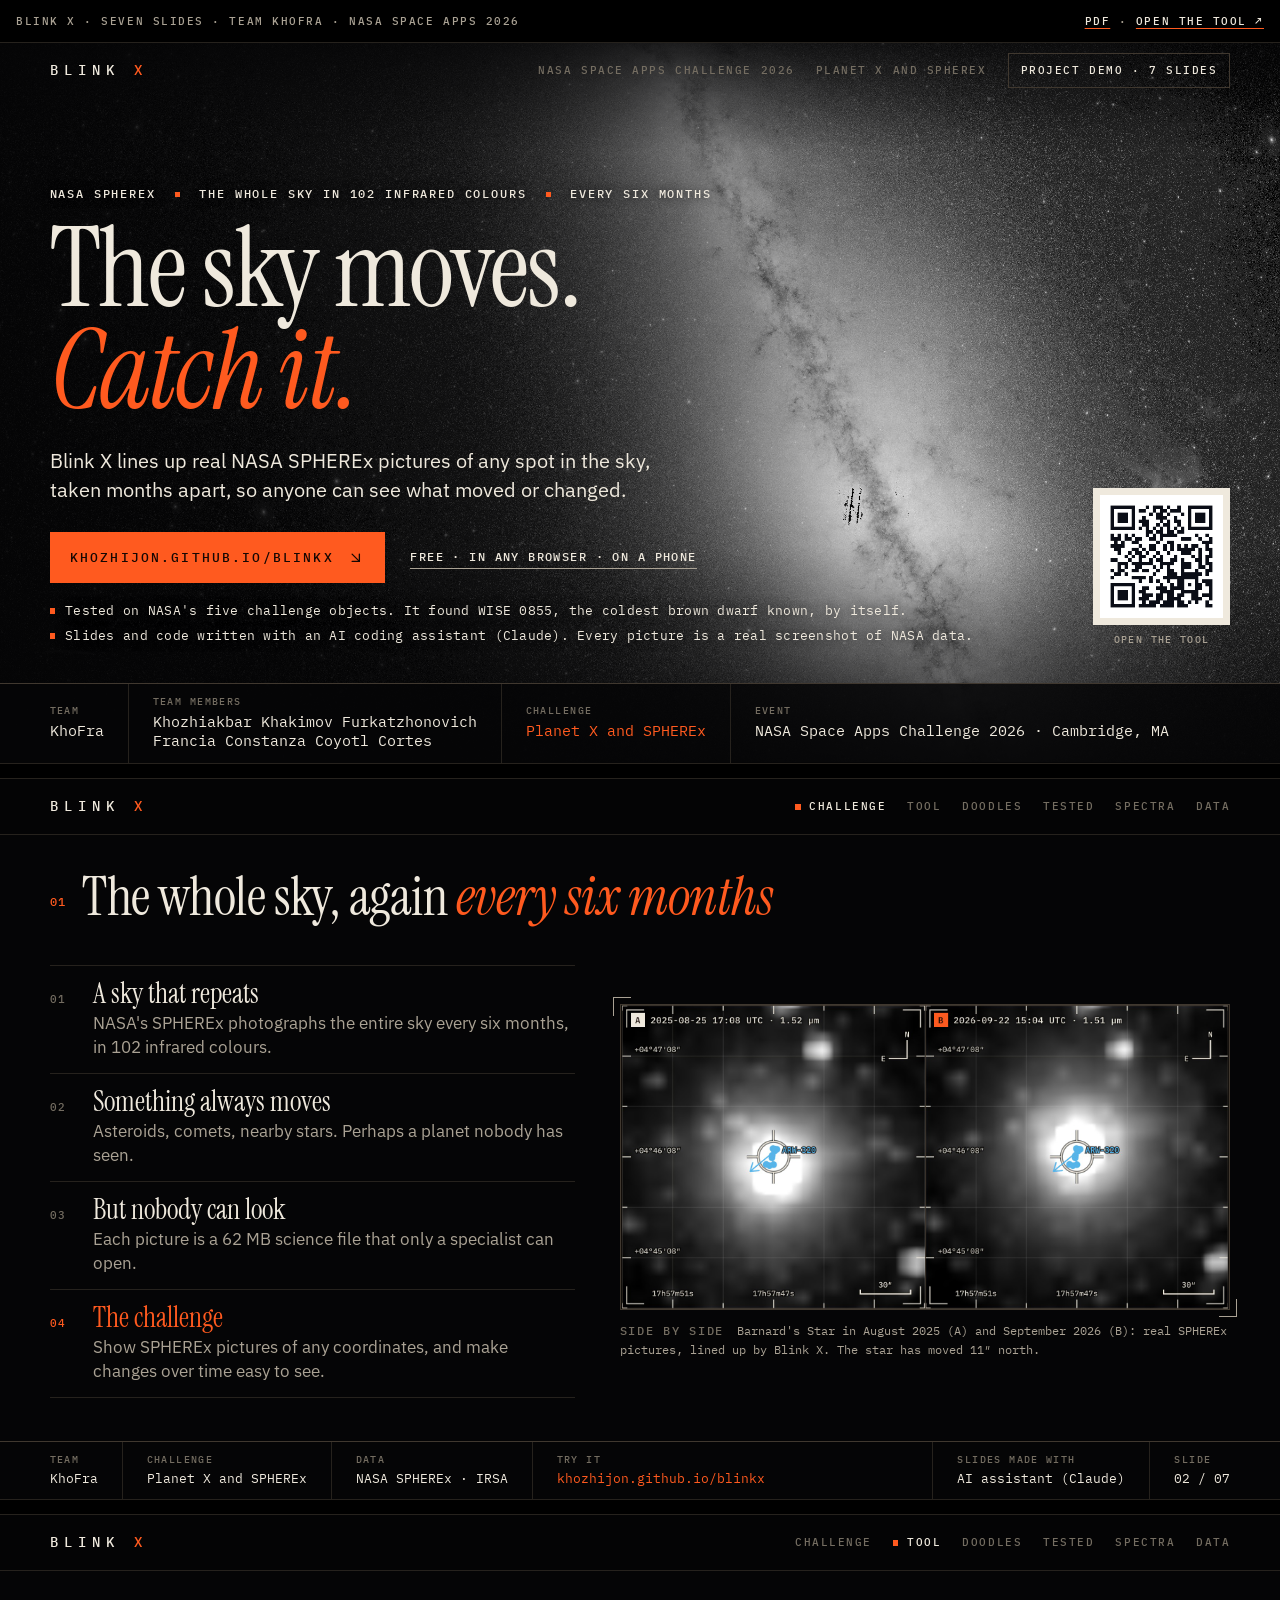
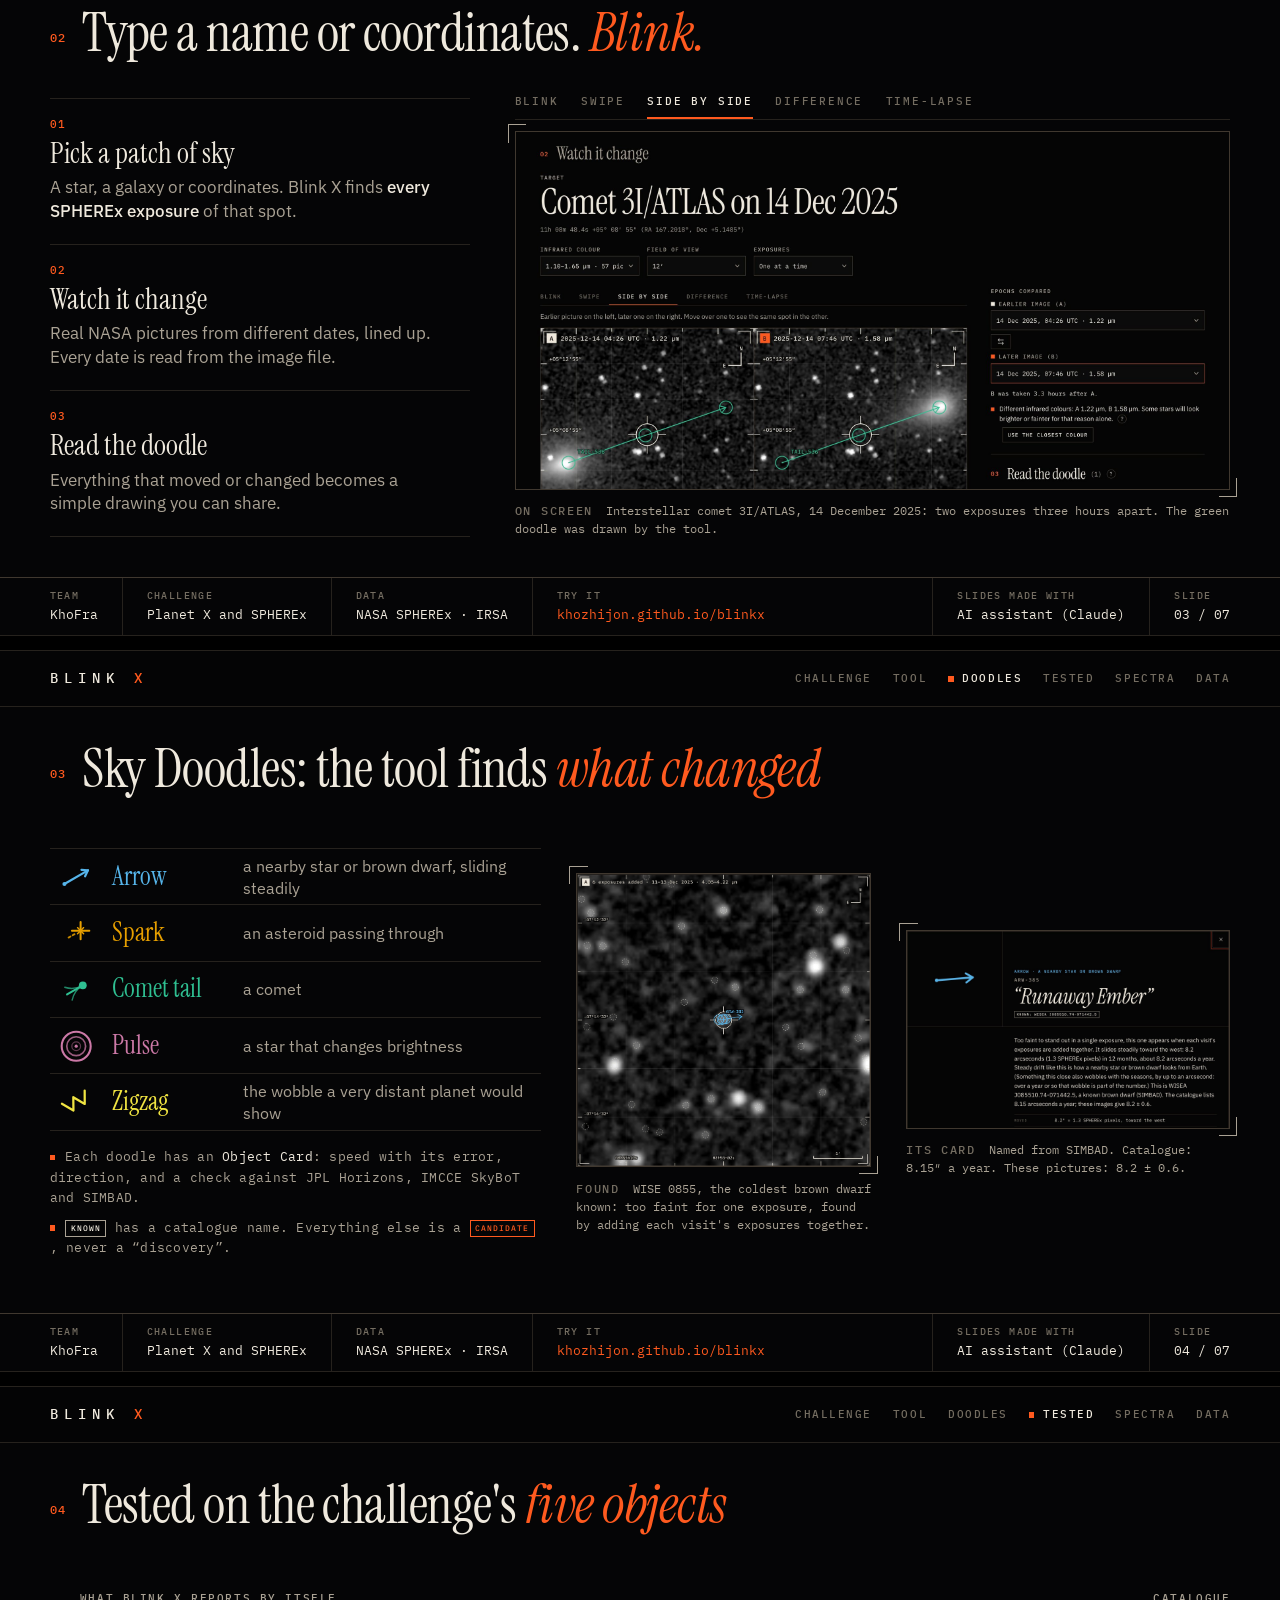
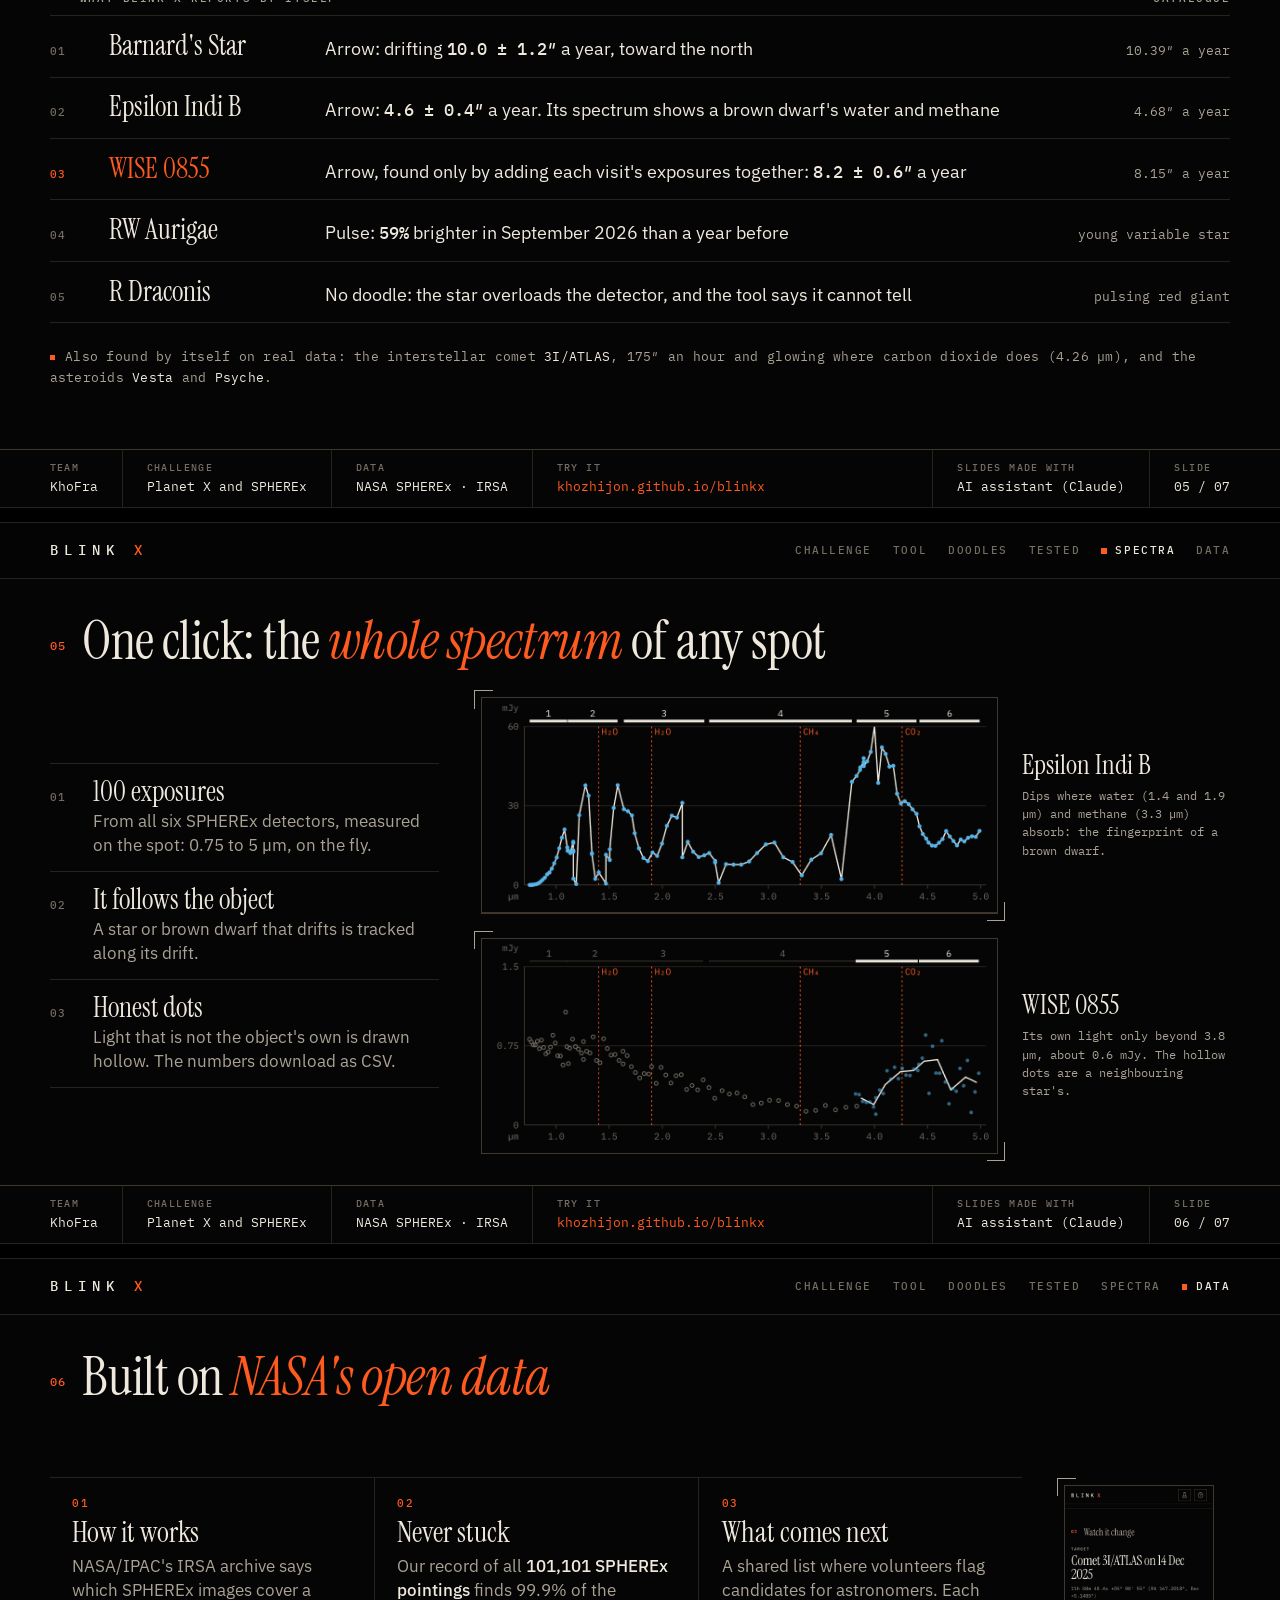
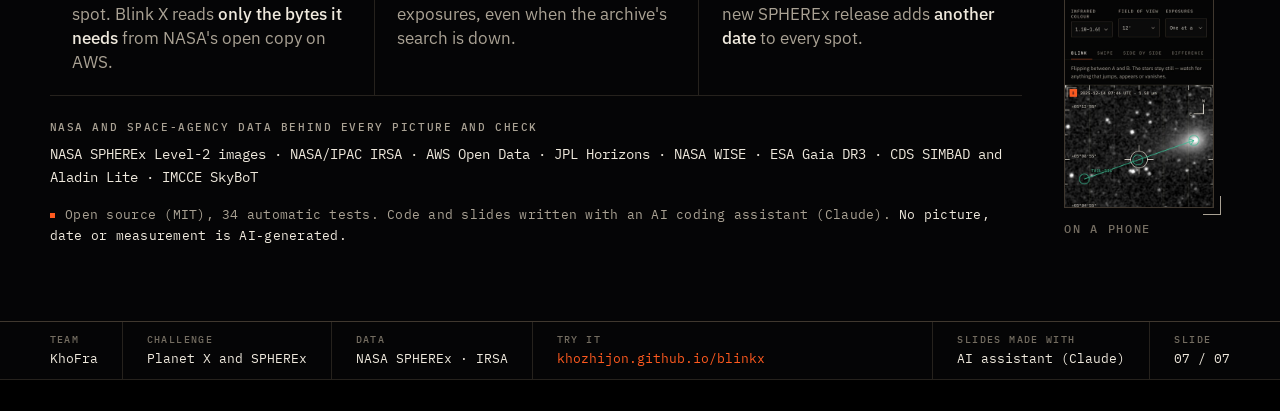
<file: slides/index.html>
<!doctype html>
<html lang="en">
<head>
  <meta charset="utf-8">
  <meta name="viewport" content="width=device-width, initial-scale=1">
  <title>Blink X — project slides (Team KhoFra, NASA Space Apps 2026), made with an AI assistant</title>
  <meta name="description" content="Seven slides about Blink X, a public tool that shows NASA SPHEREx images of any spot in the sky over time. NASA Space Apps Challenge 2026, team KhoFra.">
  <meta name="author" content="Khozhiakbar Khakimov Furkatzhonovich, Francia Constanza Coyotl Cortes (Team KhoFra)">
  <meta name="ai-assistance" content="These slides and the project's code were written with an AI coding assistant (Claude, by Anthropic). Every picture is a real screenshot of the tool showing NASA data; none is AI-generated.">
  <link rel="icon" href="data:image/svg+xml,%3Csvg xmlns='http://www.w3.org/2000/svg' viewBox='0 0 32 32'%3E%3Crect width='32' height='32' fill='%23050506'/%3E%3Ccircle cx='16' cy='16' r='9' fill='none' stroke='%23efe9dd' stroke-width='1.5'/%3E%3Cpath d='M16 2v8M16 22v8M2 16h8M22 16h8' stroke='%23efe9dd' stroke-width='1.5'/%3E%3Ccircle cx='20' cy='12' r='3' fill='%23ff5a1f'/%3E%3C/svg%3E">
  <link rel="preconnect" href="https://fonts.googleapis.com">
  <link rel="preconnect" href="https://fonts.gstatic.com" crossorigin>
  <link rel="stylesheet" href="https://fonts.googleapis.com/css2?family=IBM+Plex+Mono:wght@400;500&family=IBM+Plex+Sans:wght@400;500;600&family=Instrument+Serif:ital@0;1&display=swap">
  <style>
    :root { --void: #050506; --plate: #0b0b0c; --plate-2: #131211; --rule: #26221d; --rule-2: #40382f; --bone: #efe9dd; --bone-2: #aaa294; --bone-3: #746d61; --ir: #ff5a1f; --ir-ink: #150703;
      --f-display: "Instrument Serif", "Iowan Old Style", "Palatino Linotype", Georgia, serif; --f-body: "IBM Plex Sans", "Helvetica Neue", Arial, sans-serif; --f-mono: "IBM Plex Mono", ui-monospace, "SF Mono", Menlo, Consolas, monospace; }
    * { box-sizing: border-box; }
    html, body { margin: 0; background: #000; color: var(--bone); font-family: var(--f-body); -webkit-font-smoothing: antialiased; }
    p, h1, h2, figure { margin: 0; }
    .top { max-width: 1280px; margin: 0 auto; padding: 14px 16px; display: flex; flex-wrap: wrap; gap: 8px 20px; justify-content: space-between; font: 500 11px/1.4 var(--f-mono); letter-spacing: .14em; text-transform: uppercase; color: var(--bone-2); }
    .top a { color: var(--bone); text-decoration-color: var(--ir); text-underline-offset: 3px; }
    .deck { display: grid; gap: 16px; padding: 0 0 32px; justify-content: center; }
    /* Every slide is 16:9 and scales as one piece: sizes inside are in em, and 1em is 1/80 of the slide's width (16px at 1280). */
    .slide { width: min(100vw, 1280px); aspect-ratio: 16 / 9; container-type: inline-size; background: var(--void); position: relative; overflow: hidden; outline: 1px solid var(--rule); }
    .in { font-size: 1.25cqw; position: absolute; inset: 0; display: grid; grid-template-rows: 3.5em minmax(0, 1fr) 3.6em; }
    .mono { font-family: var(--f-mono); font-variant-numeric: tabular-nums; font-weight: 400; }
    /* the website's header */
    .mast { display: flex; align-items: center; gap: 2em; padding: 0 3.1em; border-bottom: 1px solid var(--rule); background: rgba(5, 5, 6, .94); position: relative; z-index: 2; }
    .brand { font: 500 .9em/1 var(--f-mono); letter-spacing: .42em; color: var(--bone); } .brand b { color: var(--ir); font-weight: 500; }
    .nav { margin-left: auto; display: flex; align-items: center; gap: 1.9em; font: 500 .69em/1 var(--f-mono); letter-spacing: .14em; text-transform: uppercase; color: var(--bone-3); }
    .nav .on { color: var(--bone); } .nav .on::before { content: ""; display: inline-block; width: .5em; height: .5em; background: var(--ir); margin-right: .8em; }
    .nav .btn { border: 1px solid var(--rule-2); padding: .95em 1.1em; color: var(--bone); }
    /* the readout bar under the sky map */
    .bar { display: flex; align-items: stretch; border-top: 1px solid var(--rule-2); background: rgba(5, 5, 6, .86); position: relative; z-index: 2; }
    .bar .cell { display: grid; gap: .38em; align-content: center; padding: 0 1.5em; border-right: 1px solid var(--rule); min-width: 0; }
    .bar .cell:first-child { padding-left: 3.1em; } .bar .cell:last-child { border-right: 0; padding-right: 3.1em; } .bar .grow { flex: 1; }
    .bar .k { font: 500 .62em/1 var(--f-mono); letter-spacing: .14em; text-transform: uppercase; color: var(--bone-3); }
    .bar .v { font: 400 .8em/1.25 var(--f-mono); font-variant-numeric: tabular-nums; color: var(--bone); white-space: nowrap; } .bar .v.ir { color: var(--ir); }
    /* a section, with its small orange number */
    .body { padding: 2.2em 3.1em 1.7em; display: flex; flex-direction: column; min-height: 0; }
    .sec-head { display: flex; align-items: baseline; gap: 1em; margin-bottom: 1.5em; }
    .sec-no { font: 500 .78em/1 var(--f-mono); letter-spacing: .1em; color: var(--ir); transform: translateY(-.7em); }
    .sec-head h2 { font: 400 3.4em/1 var(--f-display); letter-spacing: -.01em; } .sec-head h2 em { font-style: italic; color: var(--ir); }
    .cols { display: grid; gap: 2.8em; flex: 1; min-height: 0; align-items: center; }
    /* numbered rows, as in the lists of targets */
    .rows { display: grid; border-top: 1px solid var(--rule); counter-reset: row; }
    .row { display: grid; grid-template-columns: 2.7em minmax(0, 1fr); gap: .15em 0; align-items: baseline; padding: .82em 0; border-bottom: 1px solid var(--rule); counter-increment: row; }
    .row::before { content: counter(row, decimal-leading-zero); font: 500 .7em var(--f-mono); letter-spacing: .1em; color: var(--bone-3); grid-row: span 2; }
    .row strong { font: 400 1.72em/1.12 var(--f-display); color: var(--bone); grid-column: 2; }
    .row span { font-size: 1.05em; color: var(--bone-2); grid-column: 2; line-height: 1.42; } .row span b { color: var(--bone); font-weight: 500; }
    .row.on::before, .row.on strong { color: var(--ir); }
    .rows.wide .row { grid-template-columns: 2.7em 12.5em minmax(0, 1fr) 11.5em; gap: 0 1em; padding: .92em 0; }
    .rows.wide .row::before { grid-row: auto; } .rows.wide .row strong, .rows.wide .row span { grid-column: auto; }
    .rows.wide .row span { font-size: 1.1em; color: var(--bone); } .rows.wide .row b.mono { font-size: .95em; }
    .rows.wide .row em { font: 400 .82em/1.3 var(--f-mono); font-style: normal; color: var(--bone-2); text-align: right; }
    /* step cells, as in "Pick a patch of sky / Watch it change / Read the doodle" */
    .steps { display: grid; border-top: 1px solid var(--rule); border-bottom: 1px solid var(--rule); }
    .steps.h { grid-template-columns: repeat(3, 1fr); } .steps.h > div + div { border-left: 1px solid var(--rule); } .steps.v > div + div { border-top: 1px solid var(--rule); }
    .steps > div { display: grid; gap: .42em; align-content: start; padding: 1.15em 1.4em 1.25em; } .steps.v > div { padding-left: 0; }
    .steps .num { font: 500 .7em var(--f-mono); letter-spacing: .14em; color: var(--ir); }
    .steps strong { font: 400 1.8em/1.1 var(--f-display); color: var(--bone); }
    .steps span:not(.num) { font-size: 1.05em; color: var(--bone-2); line-height: 1.42; } .steps span b { color: var(--bone); font-weight: 500; }
    /* the tab bar of the five views */
    .tabs { display: flex; gap: 2em; border-bottom: 1px solid var(--rule); font: 500 .7em/1 var(--f-mono); letter-spacing: .16em; text-transform: uppercase; color: var(--bone-3); margin-bottom: 1em; }
    .tabs span { padding: 0 0 1em; } .tabs .on { color: var(--bone); box-shadow: inset 0 -2px 0 var(--ir); }
    /* a picture in the instrument's frame */
    .plate { position: relative; border: 1px solid var(--rule-2); background: var(--plate); } .plate img { display: block; width: 100%; height: auto; }
    .plate::before, .plate::after { content: ""; position: absolute; width: 1.1em; height: 1.1em; border: 0 solid var(--bone-2); }
    .plate.crop img { aspect-ratio: 2 / 1; object-fit: cover; object-position: 50% 62%; }
    .plate::before { left: -.5em; top: -.5em; border-width: 1px 0 0 1px; } .plate::after { right: -.5em; bottom: -.5em; border-width: 0 1px 1px 0; }
    figcaption { font: 400 .76em/1.5 var(--f-mono); color: var(--bone-2); margin-top: 1em; } figcaption b { font-weight: 500; letter-spacing: .14em; text-transform: uppercase; color: var(--bone-3); margin-right: .5em; }
    .label { font: 500 .7em/1.3 var(--f-mono); letter-spacing: .14em; text-transform: uppercase; color: var(--bone-2); }
    .tag { display: inline-block; font: 500 .62em/1.2 var(--f-mono); letter-spacing: .12em; text-transform: uppercase; padding: .35em .6em; border: 1px solid var(--bone-2); color: var(--bone); vertical-align: .15em; } .tag.c { color: var(--ir); border-color: var(--ir); }
    .proof { font: 400 .8em/1.6 var(--f-mono); letter-spacing: .02em; color: var(--bone-2); } .title .proof, .title .eyebrow { color: var(--bone); text-shadow: 0 0 .9em rgba(5,5,6,.9); } .proof i { display: inline-block; width: .42em; height: .42em; background: var(--ir); margin: 0 .8em .08em 0; } .proof b { color: var(--bone); font-weight: 400; }
    .cta { display: inline-flex; align-items: center; gap: 1em; padding: 1.25em 1.5em; background: var(--ir); color: var(--ir-ink); font: 500 .84em/1 var(--f-mono); letter-spacing: .16em; text-transform: uppercase; white-space: nowrap; }
    .cta svg { width: 1.3em; height: 1.3em; fill: none; stroke: currentColor; stroke-width: 1.8; stroke-linecap: round; stroke-linejoin: round; }
    .text-btn { font: 500 .74em/1 var(--f-mono); letter-spacing: .12em; text-transform: uppercase; color: var(--bone); border-bottom: 1px solid var(--bone-2); padding: .4em 0; white-space: nowrap; }
    /* slide 1: the landing page */
    .title .sky { position: absolute; inset: 0; background: #000 url(img/sky.jpg) center / cover no-repeat; }
    .title .sky::after { content: ""; position: absolute; inset: 0; background: linear-gradient(90deg, rgba(5,5,6,.88) 0%, rgba(5,5,6,.66) 36%, rgba(5,5,6,.2) 62%, rgba(5,5,6,0) 78%), linear-gradient(0deg, rgba(5,5,6,.8) 0%, rgba(5,5,6,0) 30%), linear-gradient(180deg, rgba(5,5,6,.78) 0%, rgba(5,5,6,0) 15%); }
    .title .in { grid-template-rows: 3.5em minmax(0, 1fr) 5em; } .title .mast { background: none; border-bottom-color: transparent; }
    .title .body { justify-content: flex-end; padding-bottom: 2.3em; position: relative; z-index: 1; }
    .eyebrow { font: 500 .72em/1.5 var(--f-mono); letter-spacing: .16em; text-transform: uppercase; color: var(--bone-2); } .eyebrow i { display: inline-block; width: .45em; height: .45em; background: var(--ir); margin: 0 .9em .1em; }
    .display { font: 400 6.9em/.92 var(--f-display); letter-spacing: -.02em; margin: .14em 0 .22em; } .display em { font-style: italic; color: var(--ir); }
    .lede { font-size: 1.28em; line-height: 1.45; max-width: 30em; }
    .cta-row { display: flex; align-items: center; gap: 1.6em; margin: 1.7em 0 1.1em; }
    .title .bar .v { font-size: .92em; white-space: normal; } .title .bar .k { font-size: .64em; }
    .qr { position: absolute; right: 3.1em; bottom: 2.3em; width: 8.6em; z-index: 1; } .qr img { display: block; width: 100%; border: .45em solid var(--bone); background: var(--bone); }
    .qr p { font: 500 .62em var(--f-mono); letter-spacing: .14em; text-transform: uppercase; margin-top: .8em; color: var(--bone-2); text-align: center; }
    /* slide 4: the five doodles */
    .dds { display: grid; border-top: 1px solid var(--rule); } .dd { display: grid; grid-template-columns: 3.3em 7.6em minmax(0, 1fr); align-items: center; gap: 0 .6em; padding: .28em 0; border-bottom: 1px solid var(--rule); }
    .dd .g { display: grid; place-items: center; } .dd svg { width: 2.9em; height: 2.9em; display: block; }
    .dd strong { font: 400 1.6em/1.1 var(--f-display); color: var(--c); } .dd span:last-child { font-size: 1.02em; color: var(--bone-2); line-height: 1.35; }
    /* slide 6: two charts, each with its reading beside it */
    .spectra { display: grid; gap: 1.5em; } .spectra figure { display: grid; grid-template-columns: minmax(0, 1fr) 13em; gap: 1.5em; align-items: center; }
    .spectra figcaption { margin: 0; } .spectra figcaption strong { display: block; font: 400 2.2em/1.05 var(--f-display); color: var(--bone); margin-bottom: .3em; letter-spacing: 0; }
    /* slide 7 */
    .sources { display: grid; gap: .55em; margin-top: 1.5em; } .sources p:last-child { font: 400 .86em/1.7 var(--f-mono); color: var(--bone); }
    .side { display: grid; gap: 1.2em; justify-items: start; } .phone { width: 9.4em; }
    @page { size: 1280px 720px; margin: 0; }
    @media print {
      html, body { background: var(--void); } .top { display: none; } .deck { display: block; padding: 0; }
      .slide { width: 1280px; height: 720px; aspect-ratio: auto; outline: 0; break-after: page; break-inside: avoid; }
      * { -webkit-print-color-adjust: exact; print-color-adjust: exact; }
    }
  </style>
</head>
<body>
  <div class="top"><span>Blink X · seven slides · Team KhoFra · NASA Space Apps 2026</span><span><a href="blinkx-slides.pdf">PDF</a> · <a href="../">Open the tool ↗</a></span></div>
  <main class="deck">

    <section class="slide title" aria-label="Slide 1 of 7: title">
      <div class="sky"></div>
      <div class="in">
        <header class="mast"><p class="brand">BLINK <b>X</b></p><nav class="nav"><span>NASA Space Apps Challenge 2026</span><span>Planet X and SPHEREx</span><span class="btn">Project demo · 7 slides</span></nav></header>
        <div class="body">
          <p class="eyebrow">NASA SPHEREx <i></i> the whole sky in 102 infrared colours <i></i> every six months</p>
          <h1 class="display">The sky moves.<br><em>Catch it.</em></h1>
          <p class="lede">Blink X lines up real NASA SPHEREx pictures of any spot in the sky, taken months apart, so anyone can see what moved or changed.</p>
          <div class="cta-row"><span class="cta">khozhijon.github.io/blinkx <svg viewBox="0 0 24 24" aria-hidden="true"><path d="m7 7 10 10"/><path d="M17 7v10H7"/></svg></span><span class="text-btn">Free · in any browser · on a phone</span></div>
          <p class="proof"><i></i>Tested on NASA's five challenge objects. It found <b>WISE 0855, the coldest brown dwarf known</b>, by itself.</p>
          <p class="proof" style="margin-top:.35em"><i></i>Slides and code written with an AI coding assistant (Claude). Every picture is a real screenshot of NASA data.</p>
          <div class="qr"><img src="img/qr.png" alt="QR code for khozhijon.github.io/blinkx"><p>Open the tool</p></div>
        </div>
        <footer class="bar"><div class="cell"><span class="k">Team</span><span class="v">KhoFra</span></div>
          <div class="cell"><span class="k">Team members</span><span class="v">Khozhiakbar Khakimov Furkatzhonovich<br>Francia Constanza Coyotl Cortes</span></div>
          <div class="cell"><span class="k">Challenge</span><span class="v ir">Planet X and SPHEREx</span></div>
          <div class="cell grow"><span class="k">Event</span><span class="v">NASA Space Apps Challenge 2026 · Cambridge, MA</span></div></footer>
      </div>
    </section>
    <section class="slide" aria-label="Slide 2 of 7: the challenge">
      <div class="in">
        <header class="mast"><p class="brand">BLINK <b>X</b></p><nav class="nav"><span class=on>Challenge</span><span>Tool</span><span>Doodles</span><span>Tested</span><span>Spectra</span><span>Data</span></nav></header>
        <div class="body">
          <div class="sec-head"><span class="sec-no">01</span><h2>The whole sky, again <em>every six months</em></h2></div>
          <div class="cols" style="grid-template-columns: .86fr 1fr">
            <div class="rows"><div class="row"><strong>A sky that repeats</strong><span>NASA's SPHEREx photographs the entire sky every six months, in 102 infrared colours.</span></div><div class="row"><strong>Something always moves</strong><span>Asteroids, comets, nearby stars. Perhaps a planet nobody has seen.</span></div><div class="row"><strong>But nobody can look</strong><span>Each picture is a 62 MB science file that only a specialist can open.</span></div><div class="row on"><strong>The challenge</strong><span>Show SPHEREx pictures of any coordinates, and make changes over time easy to see.</span></div></div>
            <figure><div class="plate"><img src="img/side-barnard.jpg" alt="Two SPHEREx pictures of Barnard's Star, thirteen months apart"></div><figcaption><b>Side by side</b> Barnard's Star in August 2025 (A) and September 2026 (B): real SPHEREx pictures, lined up by Blink X. The star has moved 11″ north.</figcaption></figure>
          </div>
        </div>
        <footer class="bar"><div class="cell"><span class="k">Team</span><span class="v">KhoFra</span></div><div class="cell"><span class="k">Challenge</span><span class="v">Planet X and SPHEREx</span></div><div class="cell"><span class="k">Data</span><span class="v">NASA SPHEREx · IRSA</span></div><div class="cell grow"><span class="k">Try it</span><span class="v ir">khozhijon.github.io/blinkx</span></div><div class="cell"><span class="k">Slides made with</span><span class="v">AI assistant (Claude)</span></div><div class="cell"><span class="k">Slide</span><span class="v">02 / 07</span></div></footer>
      </div>
    </section>
    <section class="slide" aria-label="Slide 3 of 7: the tool">
      <div class="in">
        <header class="mast"><p class="brand">BLINK <b>X</b></p><nav class="nav"><span>Challenge</span><span class=on>Tool</span><span>Doodles</span><span>Tested</span><span>Spectra</span><span>Data</span></nav></header>
        <div class="body">
          <div class="sec-head"><span class="sec-no">02</span><h2>Type a name or coordinates. <em>Blink.</em></h2></div>
          <div class="cols" style="grid-template-columns: .74fr 1.26fr">
            <div class="steps v">
              <div><span class="num">01</span><strong>Pick a patch of sky</strong><span>A star, a galaxy or coordinates. Blink X finds <b>every SPHEREx exposure</b> of that spot.</span></div>
              <div><span class="num">02</span><strong>Watch it change</strong><span>Real NASA pictures from different dates, lined up. Every date is read from the image file.</span></div>
              <div><span class="num">03</span><strong>Read the doodle</strong><span>Everything that moved or changed becomes a simple drawing you can share.</span></div>
            </div>
            <figure>
              <div class="tabs"><span>Blink</span><span>Swipe</span><span class="on">Side by side</span><span>Difference</span><span>Time-lapse</span></div>
              <div class="plate crop"><img src="img/viewer-comet.jpg" alt="The Blink X viewer showing comet 3I/ATLAS in two exposures"></div>
              <figcaption><b>On screen</b> Interstellar comet 3I/ATLAS, 14 December 2025: two exposures three hours apart. The green doodle was drawn by the tool.</figcaption>
            </figure>
          </div>
        </div>
        <footer class="bar"><div class="cell"><span class="k">Team</span><span class="v">KhoFra</span></div><div class="cell"><span class="k">Challenge</span><span class="v">Planet X and SPHEREx</span></div><div class="cell"><span class="k">Data</span><span class="v">NASA SPHEREx · IRSA</span></div><div class="cell grow"><span class="k">Try it</span><span class="v ir">khozhijon.github.io/blinkx</span></div><div class="cell"><span class="k">Slides made with</span><span class="v">AI assistant (Claude)</span></div><div class="cell"><span class="k">Slide</span><span class="v">03 / 07</span></div></footer>
      </div>
    </section>
    <section class="slide" aria-label="Slide 4 of 7: Sky Doodles">
      <div class="in">
        <header class="mast"><p class="brand">BLINK <b>X</b></p><nav class="nav"><span>Challenge</span><span>Tool</span><span class=on>Doodles</span><span>Tested</span><span>Spectra</span><span>Data</span></nav></header>
        <div class="body">
          <div class="sec-head"><span class="sec-no">03</span><h2>Sky Doodles: the tool finds <em>what changed</em></h2></div>
          <div class="cols" style="grid-template-columns: 1fr .6fr .66fr; gap: 2.2em">
            <div>
              <div class="dds"><div class="dd" style="--c:#56B4E9"><span class="g"><svg aria-hidden="true" viewBox="0 0 64 64"><line x1="15.75" y1="41.37" x2="48.24" y2="22.62" stroke="#56B4E9" stroke-width="3.1" stroke-linecap="round"></line><path d="M44.3 30.7 L48.2 22.6 L39.3 22.0" fill="none" stroke="#56B4E9" stroke-width="3.1" stroke-linecap="round" stroke-linejoin="round"></path><circle cx="15.75" cy="41.37" r="2.8" fill="#56B4E9"></circle></svg></span><strong>Arrow</strong><span>a nearby star or brown dwarf, sliding steadily</span></div><div class="dd" style="--c:#E69F00"><span class="g"><svg aria-hidden="true" viewBox="0 0 64 64"><line x1="21.5" y1="38.1" x2="31.1" y2="32.5" stroke="#E69F00" stroke-width="2.5" stroke-dasharray="3 3.5" stroke-linecap="round" opacity=".85"></line><line x1="38.06" y1="28.5" x2="50.1" y2="28.5" stroke="#E69F00" stroke-width="2.8" stroke-linecap="round"></line><line x1="38.06" y1="28.5" x2="42.3" y2="32.7" stroke="#E69F00" stroke-width="1.9" stroke-linecap="round"></line><line x1="38.06" y1="28.5" x2="38.1" y2="40.5" stroke="#E69F00" stroke-width="2.8" stroke-linecap="round"></line><line x1="38.06" y1="28.5" x2="33.8" y2="32.7" stroke="#E69F00" stroke-width="1.9" stroke-linecap="round"></line><line x1="38.06" y1="28.5" x2="26.1" y2="28.5" stroke="#E69F00" stroke-width="2.8" stroke-linecap="round"></line><line x1="38.06" y1="28.5" x2="33.8" y2="24.3" stroke="#E69F00" stroke-width="1.9" stroke-linecap="round"></line><line x1="38.06" y1="28.5" x2="38.1" y2="16.5" stroke="#E69F00" stroke-width="2.8" stroke-linecap="round"></line><line x1="38.06" y1="28.5" x2="42.3" y2="24.3" stroke="#E69F00" stroke-width="1.9" stroke-linecap="round"></line></svg></span><strong>Spark</strong><span>an asteroid passing through</span></div><div class="dd" style="--c:#2FBF91"><span class="g"><svg aria-hidden="true" viewBox="0 0 64 64"><path d="M41.1 26.7 Q29.2 33.6 26.4 47.1" fill="none" stroke="#2FBF91" stroke-width="1.9" stroke-linecap="round" opacity="0.7"></path><path d="M41.1 26.7 Q29.2 33.6 19.4 39.3" fill="none" stroke="#2FBF91" stroke-width="2.8" stroke-linecap="round" opacity="1"></path><path d="M41.1 26.7 Q29.2 33.6 16.2 29.3" fill="none" stroke="#2FBF91" stroke-width="1.9" stroke-linecap="round" opacity="0.7"></path><circle cx="41.1" cy="26.7" r="5.4" fill="#2FBF91"></circle></svg></span><strong>Comet tail</strong><span>a comet</span></div><div class="dd" style="--c:#CC79A7"><span class="g"><svg aria-hidden="true" viewBox="0 0 64 64"><circle cx="32" cy="32" r="6" fill="none" stroke="#CC79A7" stroke-width="1.7" opacity="0.45"></circle><circle cx="32" cy="32" r="13" fill="none" stroke="#CC79A7" stroke-width="2.3" opacity="0.75"></circle><circle cx="32" cy="32" r="20" fill="none" stroke="#CC79A7" stroke-width="2.9" opacity="1"></circle><circle cx="32" cy="32" r="2.2" fill="#CC79A7"></circle></svg></span><strong>Pulse</strong><span>a star that changes brightness</span></div><div class="dd" style="--c:#F0E442"><span class="g"><svg aria-hidden="true" viewBox="0 0 64 64"><polyline points="12.3,34.1 28.2,43.5 28.0,25.1 43.8,34.4 43.7,16.0" fill="none" stroke="#F0E442" stroke-width="3.1" stroke-linecap="round" stroke-linejoin="round"></polyline></svg></span><strong>Zigzag</strong><span>the wobble a very distant planet would show</span></div></div>
              <p class="proof" style="margin-top:1.3em"><i></i>Each doodle has an <b>Object Card</b>: speed with its error, direction, and a check against JPL Horizons, IMCCE SkyBoT and SIMBAD.</p>
              <p class="proof" style="margin-top:.7em"><i></i><span class="tag">Known</span> has a catalogue name. Everything else is a <span class="tag c">Candidate</span>, never a “discovery”.</p>
            </div>
            <figure><div class="plate"><img src="img/wise-stage.jpg" alt="WISE 0855 in added-up SPHEREx exposures, with its arrow doodle"></div><figcaption><b>Found</b> WISE 0855, the coldest brown dwarf known: too faint for one exposure, found by adding each visit's exposures together.</figcaption></figure>
            <figure><div class="plate"><img src="img/wise-card.jpg" alt="The Object Card of WISE 0855"></div><figcaption><b>Its card</b> Named from SIMBAD. Catalogue: 8.15″ a year. These pictures: 8.2 ± 0.6.</figcaption></figure>
          </div>
        </div>
        <footer class="bar"><div class="cell"><span class="k">Team</span><span class="v">KhoFra</span></div><div class="cell"><span class="k">Challenge</span><span class="v">Planet X and SPHEREx</span></div><div class="cell"><span class="k">Data</span><span class="v">NASA SPHEREx · IRSA</span></div><div class="cell grow"><span class="k">Try it</span><span class="v ir">khozhijon.github.io/blinkx</span></div><div class="cell"><span class="k">Slides made with</span><span class="v">AI assistant (Claude)</span></div><div class="cell"><span class="k">Slide</span><span class="v">04 / 07</span></div></footer>
      </div>
    </section>
    <section class="slide" aria-label="Slide 5 of 7: tested on the challenge's five objects">
      <div class="in">
        <header class="mast"><p class="brand">BLINK <b>X</b></p><nav class="nav"><span>Challenge</span><span>Tool</span><span>Doodles</span><span class=on>Tested</span><span>Spectra</span><span>Data</span></nav></header>
        <div class="body">
          <div class="sec-head"><span class="sec-no">04</span><h2>Tested on the challenge's <em>five objects</em></h2></div>
          <div class="cols" style="grid-template-columns: 1fr; align-content: center; gap: 1.5em">
            <div>
              <p class="label" style="display:flex;justify-content:space-between;padding:0 0 .9em 2.7em"><span>What Blink X reports by itself</span><span>Catalogue</span></p>
              <div class="rows wide"><div class="row"><strong>Barnard's Star</strong><span>Arrow: drifting <b class=mono>10.0 ± 1.2″</b> a year, toward the north</span><em>10.39″ a year</em></div><div class="row"><strong>Epsilon Indi B</strong><span>Arrow: <b class=mono>4.6 ± 0.4″</b> a year. Its spectrum shows a brown dwarf's water and methane</span><em>4.68″ a year</em></div><div class="row on"><strong>WISE 0855</strong><span>Arrow, found only by adding each visit's exposures together: <b class=mono>8.2 ± 0.6″</b> a year</span><em>8.15″ a year</em></div><div class="row"><strong>RW Aurigae</strong><span>Pulse: <b class=mono>59%</b> brighter in September 2026 than a year before</span><em>young variable star</em></div><div class="row"><strong>R Draconis</strong><span>No doodle: the star overloads the detector, and the tool says it cannot tell</span><em>pulsing red giant</em></div></div>
            </div>
            <p class="proof"><i></i>Also found by itself on real data: the interstellar comet <b>3I/ATLAS</b>, 175″ an hour and glowing where carbon dioxide does (4.26 µm), and the asteroids <b>Vesta</b> and <b>Psyche</b>.</p>
          </div>
        </div>
        <footer class="bar"><div class="cell"><span class="k">Team</span><span class="v">KhoFra</span></div><div class="cell"><span class="k">Challenge</span><span class="v">Planet X and SPHEREx</span></div><div class="cell"><span class="k">Data</span><span class="v">NASA SPHEREx · IRSA</span></div><div class="cell grow"><span class="k">Try it</span><span class="v ir">khozhijon.github.io/blinkx</span></div><div class="cell"><span class="k">Slides made with</span><span class="v">AI assistant (Claude)</span></div><div class="cell"><span class="k">Slide</span><span class="v">05 / 07</span></div></footer>
      </div>
    </section>
    <section class="slide" aria-label="Slide 6 of 7: spectra on the fly">
      <div class="in">
        <header class="mast"><p class="brand">BLINK <b>X</b></p><nav class="nav"><span>Challenge</span><span>Tool</span><span>Doodles</span><span>Tested</span><span class=on>Spectra</span><span>Data</span></nav></header>
        <div class="body">
          <div class="sec-head"><span class="sec-no">05</span><h2>One click: the <em>whole spectrum</em> of any spot</h2></div>
          <div class="cols" style="grid-template-columns: .52fr 1fr; gap: 2.6em">
            <div class="rows"><div class="row"><strong>100 exposures</strong><span>From all six SPHEREx detectors, measured on the spot: 0.75 to 5 µm, on the fly.</span></div><div class="row"><strong>It follows the object</strong><span>A star or brown dwarf that drifts is tracked along its drift.</span></div><div class="row"><strong>Honest dots</strong><span>Light that is not the object's own is drawn hollow. The numbers download as CSV.</span></div></div>
            <div class="spectra">
              <figure><div class="plate"><img src="img/spectrum-eps.png" alt="Spectrum of Epsilon Indi B from 0.75 to 5 micrometres"></div><figcaption><strong>Epsilon Indi B</strong>Dips where water (1.4 and 1.9 µm) and methane (3.3 µm) absorb: the fingerprint of a brown dwarf.</figcaption></figure>
              <figure><div class="plate"><img src="img/spectrum-wise.png" alt="Spectrum of WISE 0855"></div><figcaption><strong>WISE 0855</strong>Its own light only beyond 3.8 µm, about 0.6 mJy. The hollow dots are a neighbouring star's.</figcaption></figure>
            </div>
          </div>
        </div>
        <footer class="bar"><div class="cell"><span class="k">Team</span><span class="v">KhoFra</span></div><div class="cell"><span class="k">Challenge</span><span class="v">Planet X and SPHEREx</span></div><div class="cell"><span class="k">Data</span><span class="v">NASA SPHEREx · IRSA</span></div><div class="cell grow"><span class="k">Try it</span><span class="v ir">khozhijon.github.io/blinkx</span></div><div class="cell"><span class="k">Slides made with</span><span class="v">AI assistant (Claude)</span></div><div class="cell"><span class="k">Slide</span><span class="v">06 / 07</span></div></footer>
      </div>
    </section>
    <section class="slide" aria-label="Slide 7 of 7: built on NASA's open data, and what comes next">
      <div class="in">
        <header class="mast"><p class="brand">BLINK <b>X</b></p><nav class="nav"><span>Challenge</span><span>Tool</span><span>Doodles</span><span>Tested</span><span>Spectra</span><span class=on>Data</span></nav></header>
        <div class="body">
          <div class="sec-head"><span class="sec-no">06</span><h2>Built on <em>NASA's open data</em></h2></div>
          <div class="cols" style="grid-template-columns: 1fr 10.4em; gap: 2.6em">
            <div>
              <div class="steps h">
                <div><span class="num">01</span><strong>How it works</strong><span>NASA/IPAC's IRSA archive says which SPHEREx images cover a spot. Blink X reads <b>only the bytes it needs</b> from NASA's open copy on AWS.</span></div>
                <div><span class="num">02</span><strong>Never stuck</strong><span>Our record of all <b>101,101 SPHEREx pointings</b> finds 99.9% of the exposures, even when the archive's search is down.</span></div>
                <div><span class="num">03</span><strong>What comes next</strong><span>A shared list where volunteers flag candidates for astronomers. Each new SPHEREx release adds <b>another date</b> to every spot.</span></div>
              </div>
              <div class="sources">
                <p class="label">NASA and space-agency data behind every picture and check</p>
                <p>NASA SPHEREx Level-2 images · NASA/IPAC IRSA · AWS Open Data · JPL Horizons · NASA WISE · ESA Gaia DR3 · CDS SIMBAD and Aladin Lite · IMCCE SkyBoT</p>
              </div>
              <p class="proof" style="margin-top:1.2em"><i></i>Open source (MIT), 34 automatic tests. Code and slides written with an AI coding assistant (Claude). <b>No picture, date or measurement is AI-generated.</b></p>
            </div>
            <div class="side">
              <figure class="phone"><div class="plate"><img src="img/phone.jpg" alt="Blink X on a phone"></div><figcaption><b>On a phone</b></figcaption></figure>
            </div>
          </div>
        </div>
        <footer class="bar"><div class="cell"><span class="k">Team</span><span class="v">KhoFra</span></div><div class="cell"><span class="k">Challenge</span><span class="v">Planet X and SPHEREx</span></div><div class="cell"><span class="k">Data</span><span class="v">NASA SPHEREx · IRSA</span></div><div class="cell grow"><span class="k">Try it</span><span class="v ir">khozhijon.github.io/blinkx</span></div><div class="cell"><span class="k">Slides made with</span><span class="v">AI assistant (Claude)</span></div><div class="cell"><span class="k">Slide</span><span class="v">07 / 07</span></div></footer>
      </div>
    </section>

  </main>
</body>
</html>
</file>
